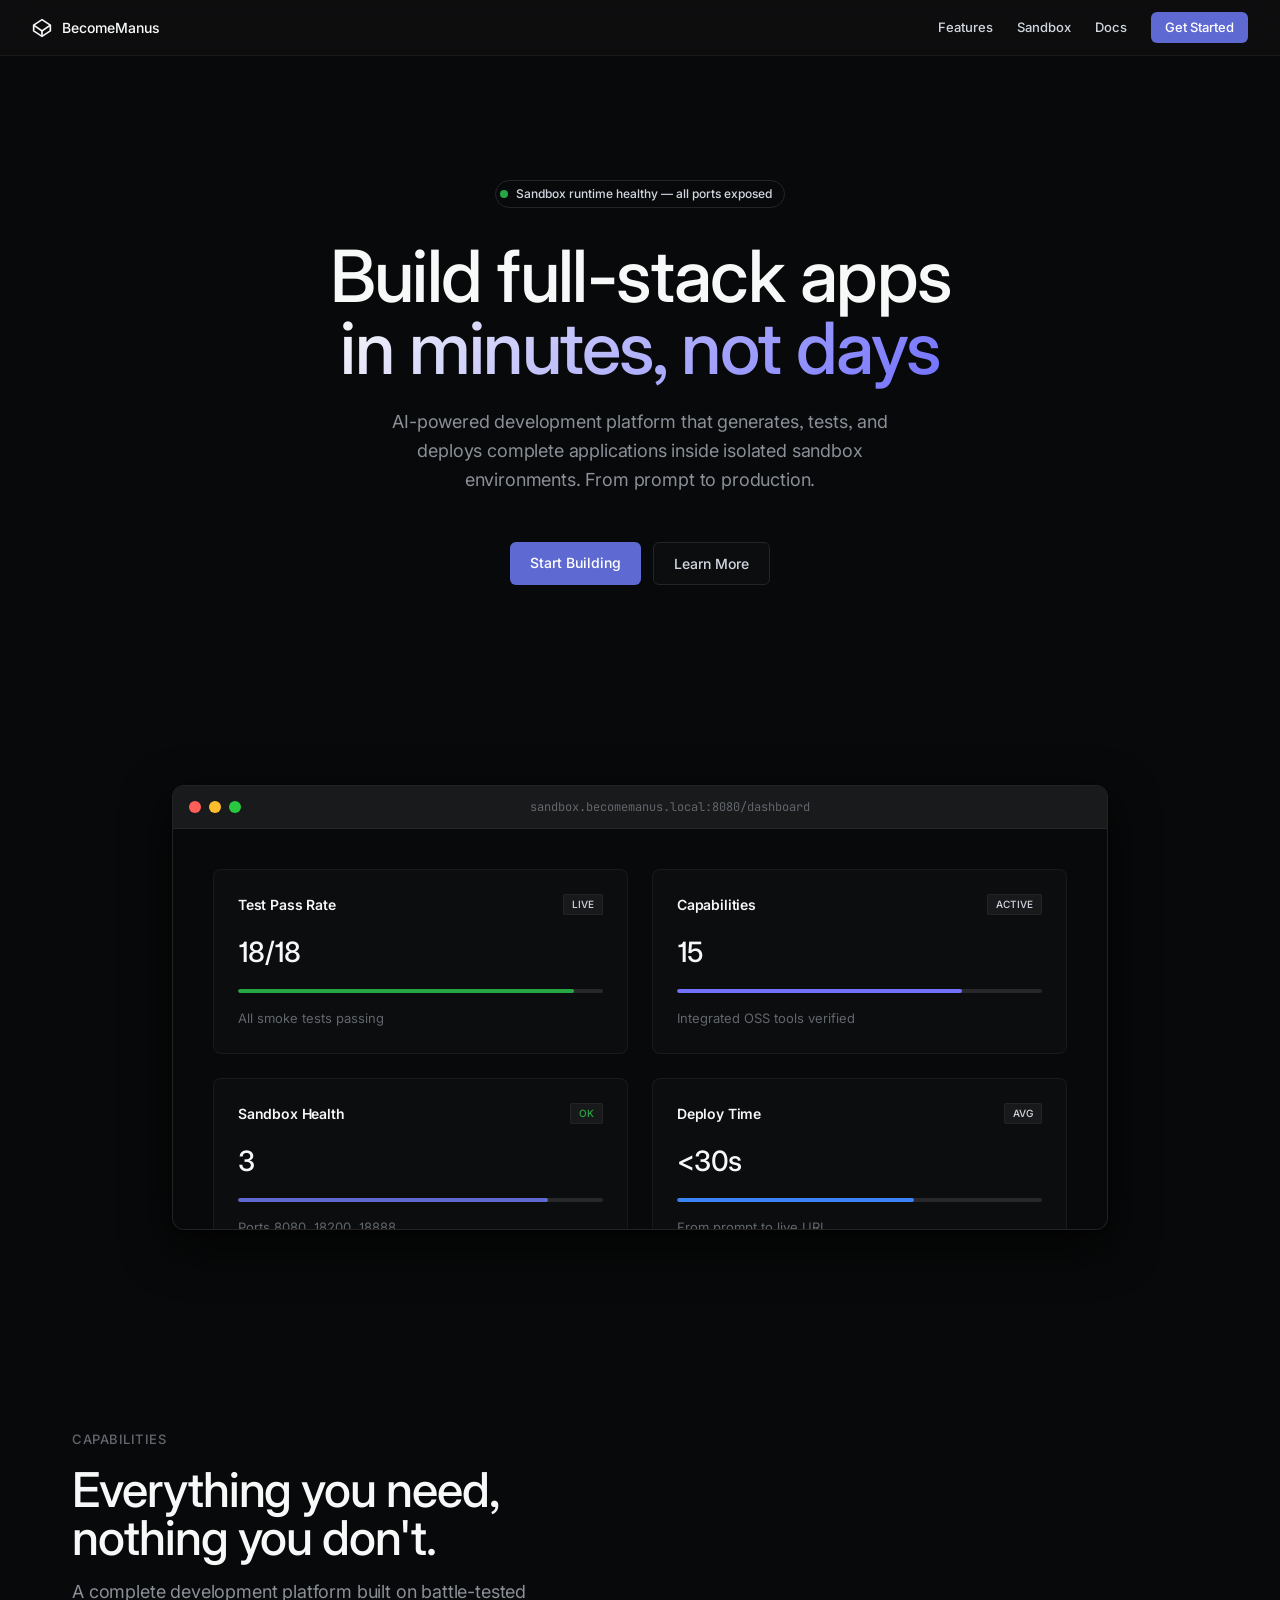
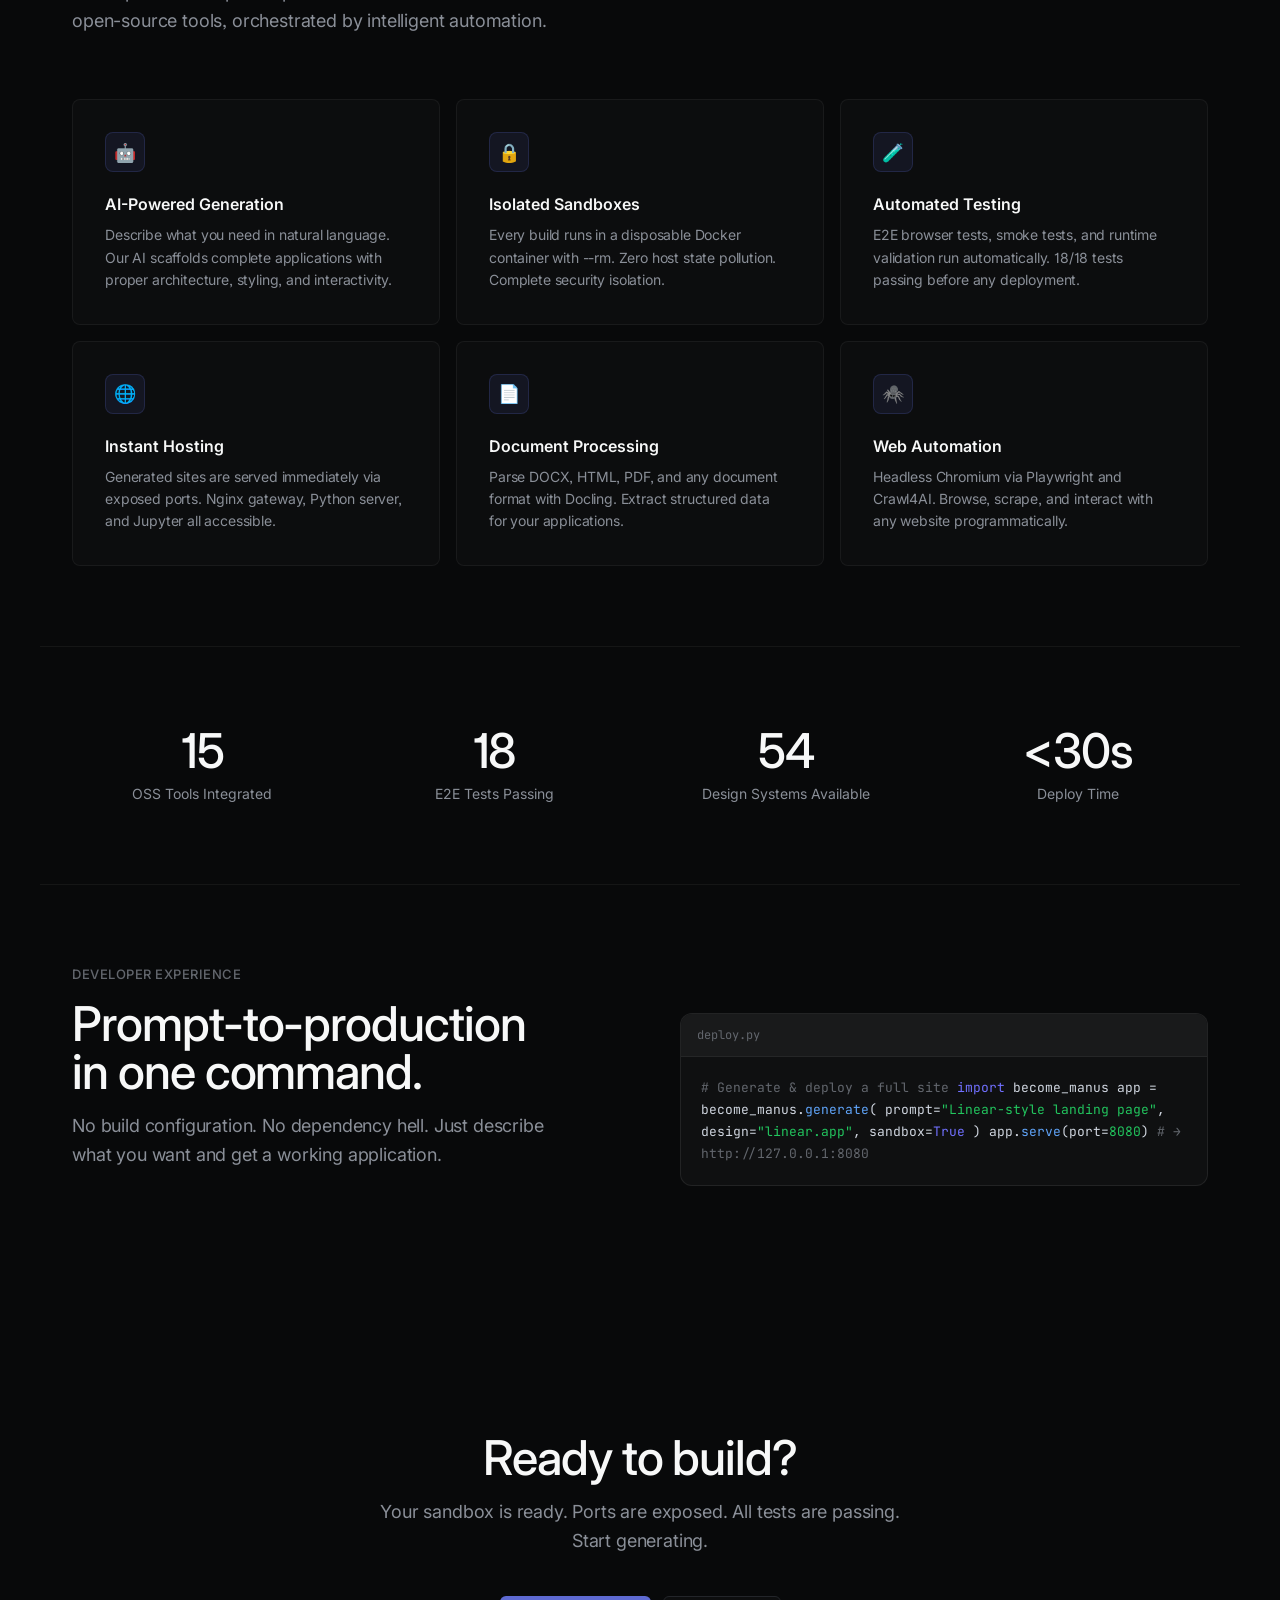
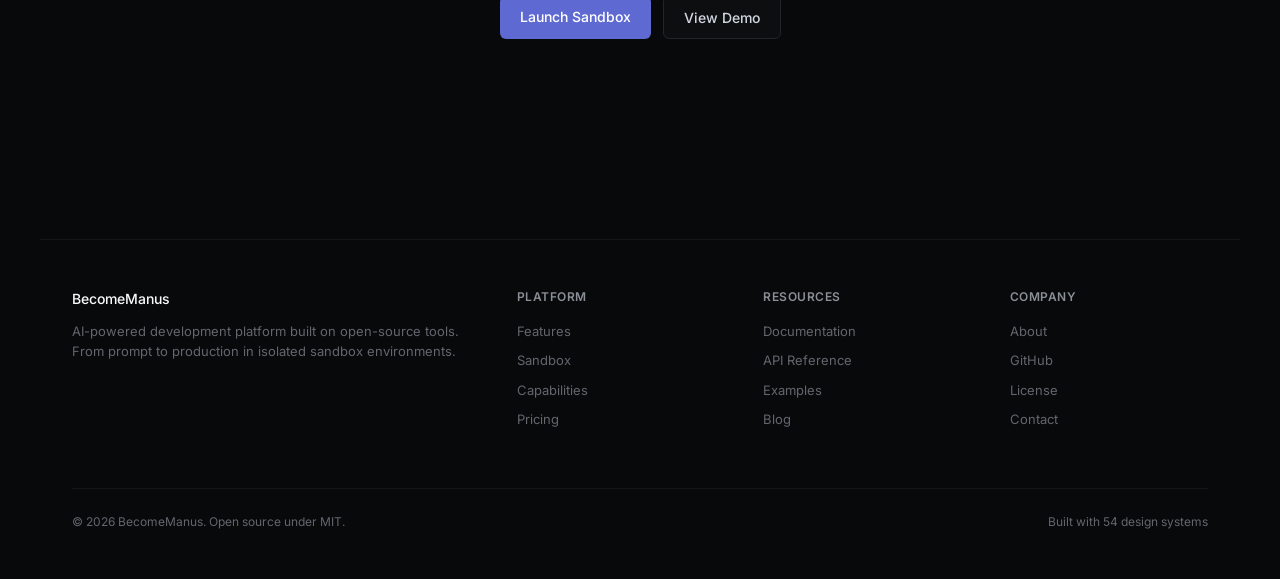
<file: outputs/become-manus/sandbox-site/index.html>
<!DOCTYPE html>
<html lang="en">
<head>
  <meta charset="UTF-8">
  <meta name="viewport" content="width=device-width, initial-scale=1.0">
  <title>BecomeManus — AI-Powered Development Platform</title>
  <link href="https://fonts.googleapis.com/css2?family=Inter:wght@300;400;500;510;590&family=JetBrains+Mono:wght@400;500&display=swap" rel="stylesheet">
  <style>
    :root {
      --bg-marketing: #08090a;
      --bg-panel: #0f1011;
      --bg-surface: #191a1b;
      --bg-elevated: #28282c;
      --text-primary: #f7f8f8;
      --text-secondary: #d0d6e0;
      --text-tertiary: #8a8f98;
      --text-quaternary: #62666d;
      --brand-indigo: #5e6ad2;
      --accent-violet: #7170ff;
      --accent-hover: #828fff;
      --success-green: #27a644;
      --border-subtle: rgba(255,255,255,0.05);
      --border-standard: rgba(255,255,255,0.08);
      --border-primary: #23252a;
      --font-primary: 'Inter', -apple-system, BlinkMacSystemFont, 'Segoe UI', Roboto, sans-serif;
      --font-mono: 'JetBrains Mono', ui-monospace, SFMono-Regular, Menlo, Monaco, Consolas, monospace;
    }

    * { box-sizing: border-box; margin: 0; padding: 0; }

    html { scroll-behavior: smooth; }

    body {
      font-family: var(--font-primary);
      background: var(--bg-marketing);
      color: var(--text-primary);
      line-height: 1.5;
      -webkit-font-smoothing: antialiased;
      -moz-osx-font-smoothing: grayscale;
      font-feature-settings: 'cv01', 'ss03';
      overflow-x: hidden;
    }

    /* Navigation */
    nav {
      position: fixed;
      top: 0;
      left: 0;
      right: 0;
      z-index: 100;
      background: rgba(15,16,17,0.8);
      backdrop-filter: blur(20px);
      -webkit-backdrop-filter: blur(20px);
      border-bottom: 1px solid var(--border-subtle);
      padding: 0 32px;
      height: 56px;
      display: flex;
      align-items: center;
      justify-content: space-between;
    }

    .nav-brand {
      display: flex;
      align-items: center;
      gap: 10px;
      font-size: 14px;
      font-weight: 510;
      color: var(--text-primary);
      text-decoration: none;
    }

    .nav-brand svg { width: 20px; height: 20px; }

    .nav-links {
      display: flex;
      align-items: center;
      gap: 24px;
    }

    .nav-link {
      font-size: 13px;
      font-weight: 510;
      color: var(--text-secondary);
      text-decoration: none;
      transition: color 0.15s;
    }

    .nav-link:hover { color: var(--text-primary); }

    .nav-cta {
      font-size: 13px;
      font-weight: 510;
      padding: 6px 14px;
      border-radius: 6px;
      background: var(--brand-indigo);
      color: #fff;
      text-decoration: none;
      transition: background 0.15s;
    }

    .nav-cta:hover { background: var(--accent-hover); }

    /* Hero */
    .hero {
      padding: 180px 32px 120px;
      text-align: center;
      max-width: 900px;
      margin: 0 auto;
    }

    .hero-badge {
      display: inline-flex;
      align-items: center;
      gap: 8px;
      padding: 4px 12px 4px 4px;
      border-radius: 9999px;
      border: 1px solid var(--border-primary);
      background: transparent;
      font-size: 12px;
      font-weight: 510;
      color: var(--text-secondary);
      margin-bottom: 32px;
    }

    .hero-badge-dot {
      width: 8px;
      height: 8px;
      border-radius: 50%;
      background: var(--success-green);
    }

    .hero h1 {
      font-size: 72px;
      font-weight: 510;
      line-height: 1.00;
      letter-spacing: -1.584px;
      color: var(--text-primary);
      margin-bottom: 24px;
    }

    .hero h1 .gradient {
      background: linear-gradient(135deg, var(--text-primary) 0%, var(--accent-violet) 100%);
      -webkit-background-clip: text;
      -webkit-text-fill-color: transparent;
      background-clip: text;
    }

    .hero p {
      font-size: 18px;
      font-weight: 400;
      line-height: 1.60;
      letter-spacing: -0.165px;
      color: var(--text-tertiary);
      max-width: 560px;
      margin: 0 auto 48px;
    }

    .hero-buttons {
      display: flex;
      gap: 12px;
      justify-content: center;
      margin-bottom: 80px;
    }

    .btn-primary {
      padding: 10px 20px;
      border-radius: 6px;
      background: var(--brand-indigo);
      color: #fff;
      font-size: 14px;
      font-weight: 510;
      text-decoration: none;
      border: none;
      cursor: pointer;
      transition: background 0.15s;
    }

    .btn-primary:hover { background: var(--accent-hover); }

    .btn-ghost {
      padding: 10px 20px;
      border-radius: 6px;
      background: rgba(255,255,255,0.02);
      color: var(--text-secondary);
      font-size: 14px;
      font-weight: 510;
      text-decoration: none;
      border: 1px solid var(--border-primary);
      cursor: pointer;
      transition: all 0.15s;
    }

    .btn-ghost:hover {
      background: rgba(255,255,255,0.04);
      color: var(--text-primary);
    }

    /* Preview Frame */
    .preview-frame {
      max-width: 1000px;
      margin: 0 auto 120px;
      padding: 0 32px;
    }

    .preview-window {
      background: var(--bg-panel);
      border: 1px solid var(--border-standard);
      border-radius: 12px;
      overflow: hidden;
      box-shadow: rgba(0,0,0,0.4) 0px 2px 4px, rgba(0,0,0,0.8) 0px 16px 48px;
    }

    .preview-topbar {
      display: flex;
      align-items: center;
      gap: 8px;
      padding: 12px 16px;
      background: var(--bg-surface);
      border-bottom: 1px solid var(--border-subtle);
    }

    .preview-dot {
      width: 12px;
      height: 12px;
      border-radius: 50%;
      background: var(--bg-elevated);
    }

    .preview-dot.r { background: #ff5f57; }
    .preview-dot.y { background: #ffbd2e; }
    .preview-dot.g { background: #28c840; }

    .preview-url {
      flex: 1;
      text-align: center;
      font-size: 12px;
      font-family: var(--font-mono);
      color: var(--text-quaternary);
    }

    .preview-content {
      padding: 40px;
      min-height: 400px;
      background: var(--bg-marketing);
    }

    .preview-grid {
      display: grid;
      grid-template-columns: 1fr 1fr;
      gap: 24px;
      height: 320px;
    }

    .preview-card {
      background: rgba(255,255,255,0.02);
      border: 1px solid var(--border-subtle);
      border-radius: 8px;
      padding: 24px;
      display: flex;
      flex-direction: column;
      gap: 16px;
      transition: all 0.2s;
    }

    .preview-card:hover {
      background: rgba(255,255,255,0.04);
      border-color: var(--border-standard);
    }

    .preview-card-header {
      display: flex;
      justify-content: space-between;
      align-items: center;
    }

    .preview-card-title {
      font-size: 14px;
      font-weight: 590;
      color: var(--text-primary);
      letter-spacing: -0.182px;
    }

    .preview-card-badge {
      font-size: 10px;
      font-weight: 510;
      padding: 2px 8px;
      border-radius: 2px;
      background: rgba(255,255,255,0.05);
      color: var(--text-secondary);
      border: 1px solid var(--border-subtle);
    }

    .preview-card-bar {
      height: 4px;
      border-radius: 2px;
      background: var(--bg-elevated);
      overflow: hidden;
    }

    .preview-card-bar-fill {
      height: 100%;
      border-radius: 2px;
      transition: width 1s ease;
    }

    .bar-purple { background: var(--accent-violet); width: 78%; }
    .bar-green { background: var(--success-green); width: 92%; }
    .bar-blue { background: #3b82f6; width: 65%; }
    .bar-indigo { background: var(--brand-indigo); width: 85%; }

    .preview-card-metric {
      font-size: 28px;
      font-weight: 510;
      color: var(--text-primary);
      letter-spacing: -0.704px;
    }

    .preview-card-sub {
      font-size: 13px;
      color: var(--text-quaternary);
    }

    /* Features */
    .features {
      max-width: 1200px;
      margin: 0 auto;
      padding: 80px 32px;
    }

    .section-label {
      font-size: 13px;
      font-weight: 510;
      color: var(--text-quaternary);
      text-transform: uppercase;
      letter-spacing: 0.5px;
      margin-bottom: 16px;
    }

    .section-title {
      font-size: 48px;
      font-weight: 510;
      line-height: 1.00;
      letter-spacing: -1.056px;
      color: var(--text-primary);
      margin-bottom: 16px;
    }

    .section-desc {
      font-size: 18px;
      font-weight: 400;
      line-height: 1.60;
      letter-spacing: -0.165px;
      color: var(--text-tertiary);
      max-width: 480px;
      margin-bottom: 64px;
    }

    .features-grid {
      display: grid;
      grid-template-columns: repeat(3, 1fr);
      gap: 16px;
    }

    .feature-card {
      background: rgba(255,255,255,0.02);
      border: 1px solid var(--border-subtle);
      border-radius: 8px;
      padding: 32px;
      transition: all 0.2s;
      cursor: default;
    }

    .feature-card:hover {
      background: rgba(255,255,255,0.04);
      border-color: var(--border-standard);
      transform: translateY(-2px);
    }

    .feature-icon {
      width: 40px;
      height: 40px;
      border-radius: 8px;
      background: rgba(94,106,210,0.1);
      border: 1px solid rgba(94,106,210,0.2);
      display: flex;
      align-items: center;
      justify-content: center;
      margin-bottom: 20px;
      font-size: 18px;
    }

    .feature-title {
      font-size: 16px;
      font-weight: 590;
      color: var(--text-primary);
      margin-bottom: 8px;
    }

    .feature-desc {
      font-size: 14px;
      font-weight: 400;
      line-height: 1.60;
      letter-spacing: -0.165px;
      color: var(--text-tertiary);
    }

    /* Stats */
    .stats {
      max-width: 1200px;
      margin: 0 auto;
      padding: 80px 32px;
      border-top: 1px solid var(--border-subtle);
      border-bottom: 1px solid var(--border-subtle);
    }

    .stats-grid {
      display: grid;
      grid-template-columns: repeat(4, 1fr);
      gap: 32px;
      text-align: center;
    }

    .stat-value {
      font-size: 48px;
      font-weight: 510;
      line-height: 1.00;
      letter-spacing: -1.056px;
      color: var(--text-primary);
      margin-bottom: 8px;
    }

    .stat-label {
      font-size: 14px;
      font-weight: 400;
      color: var(--text-tertiary);
    }

    /* Code Section */
    .code-section {
      max-width: 1200px;
      margin: 0 auto;
      padding: 80px 32px;
      display: grid;
      grid-template-columns: 1fr 1fr;
      gap: 80px;
      align-items: center;
    }

    .code-block {
      background: var(--bg-panel);
      border: 1px solid var(--border-standard);
      border-radius: 12px;
      overflow: hidden;
    }

    .code-header {
      display: flex;
      align-items: center;
      justify-content: space-between;
      padding: 12px 16px;
      background: var(--bg-surface);
      border-bottom: 1px solid var(--border-subtle);
    }

    .code-filename {
      font-size: 12px;
      font-family: var(--font-mono);
      color: var(--text-quaternary);
    }

    .code-body {
      padding: 20px;
      font-size: 13px;
      font-family: var(--font-mono);
      line-height: 1.7;
      color: var(--text-secondary);
      overflow-x: auto;
    }

    .code-keyword { color: var(--accent-violet); }
    .code-string { color: #22c55e; }
    .code-comment { color: var(--text-quaternary); }
    .code-function { color: #60a5fa; }

    /* CTA */
    .cta {
      text-align: center;
      padding: 120px 32px;
      max-width: 600px;
      margin: 0 auto;
    }

    .cta h2 {
      font-size: 48px;
      font-weight: 510;
      line-height: 1.00;
      letter-spacing: -1.056px;
      color: var(--text-primary);
      margin-bottom: 16px;
    }

    .cta p {
      font-size: 18px;
      font-weight: 400;
      line-height: 1.60;
      letter-spacing: -0.165px;
      color: var(--text-tertiary);
      margin-bottom: 40px;
    }

    /* Footer */
    footer {
      border-top: 1px solid var(--border-subtle);
      padding: 48px 32px;
      max-width: 1200px;
      margin: 0 auto;
    }

    .footer-grid {
      display: grid;
      grid-template-columns: 2fr 1fr 1fr 1fr;
      gap: 48px;
      margin-bottom: 48px;
    }

    .footer-brand {
      font-size: 14px;
      font-weight: 510;
      color: var(--text-primary);
      margin-bottom: 12px;
    }

    .footer-desc {
      font-size: 13px;
      color: var(--text-quaternary);
      line-height: 1.6;
    }

    .footer-col-title {
      font-size: 12px;
      font-weight: 590;
      color: var(--text-tertiary);
      text-transform: uppercase;
      letter-spacing: 0.5px;
      margin-bottom: 16px;
    }

    .footer-link {
      display: block;
      font-size: 13px;
      color: var(--text-quaternary);
      text-decoration: none;
      margin-bottom: 10px;
      transition: color 0.15s;
    }

    .footer-link:hover { color: var(--text-secondary); }

    .footer-bottom {
      display: flex;
      justify-content: space-between;
      align-items: center;
      padding-top: 24px;
      border-top: 1px solid var(--border-subtle);
      font-size: 12px;
      color: var(--text-quaternary);
    }

    /* Animations */
    @keyframes fadeInUp {
      from { opacity: 0; transform: translateY(20px); }
      to { opacity: 1; transform: translateY(0); }
    }

    .animate-in {
      animation: fadeInUp 0.6s ease forwards;
      opacity: 0;
    }

    .delay-1 { animation-delay: 0.1s; }
    .delay-2 { animation-delay: 0.2s; }
    .delay-3 { animation-delay: 0.3s; }
    .delay-4 { animation-delay: 0.4s; }
    .delay-5 { animation-delay: 0.5s; }

    @keyframes pulse {
      0%, 100% { opacity: 1; }
      50% { opacity: 0.5; }
    }

    .pulse { animation: pulse 2s ease infinite; }

    /* Responsive */
    @media (max-width: 768px) {
      .hero h1 { font-size: 48px; letter-spacing: -1.056px; }
      .hero { padding: 140px 24px 80px; }
      .features-grid { grid-template-columns: 1fr; }
      .stats-grid { grid-template-columns: repeat(2, 1fr); }
      .code-section { grid-template-columns: 1fr; gap: 40px; }
      .footer-grid { grid-template-columns: 1fr 1fr; }
      .preview-grid { grid-template-columns: 1fr; }
      .section-title { font-size: 36px; letter-spacing: -0.704px; }
      .nav-links { display: none; }
    }

    @media (prefers-reduced-motion: reduce) {
      * { animation: none !important; transition: none !important; }
    }
  </style>
</head>
<body>
  <!-- Navigation -->
  <nav>
    <a href="#" class="nav-brand">
      <svg viewBox="0 0 24 24" fill="none" stroke="currentColor" stroke-width="2">
        <polygon points="12 2 22 8.5 22 15.5 12 22 2 15.5 2 8.5 12 2"/>
        <line x1="12" y1="22" x2="12" y2="15.5"/>
        <polyline points="22 8.5 12 15.5 2 8.5"/>
      </svg>
      BecomeManus
    </a>
    <div class="nav-links">
      <a href="#features" class="nav-link">Features</a>
      <a href="#sandbox" class="nav-link">Sandbox</a>
      <a href="#docs" class="nav-link">Docs</a>
      <a href="#" class="nav-cta">Get Started</a>
    </div>
  </nav>

  <!-- Hero -->
  <section class="hero">
    <div class="hero-badge animate-in">
      <span class="hero-badge-dot"></span>
      Sandbox runtime healthy — all ports exposed
    </div>
    <h1 class="animate-in delay-1">
      Build full-stack apps<br><span class="gradient">in minutes, not days</span>
    </h1>
    <p class="animate-in delay-2">
      AI-powered development platform that generates, tests, and deploys complete applications 
      inside isolated sandbox environments. From prompt to production.
    </p>
    <div class="hero-buttons animate-in delay-3">
      <a href="#" class="btn-primary">Start Building</a>
      <a href="#features" class="btn-ghost">Learn More</a>
    </div>
  </section>

  <!-- Preview -->
  <div class="preview-frame animate-in delay-4">
    <div class="preview-window">
      <div class="preview-topbar">
        <span class="preview-dot r"></span>
        <span class="preview-dot y"></span>
        <span class="preview-dot g"></span>
        <span class="preview-url">sandbox.becomemanus.local:8080/dashboard</span>
      </div>
      <div class="preview-content">
        <div class="preview-grid">
          <div class="preview-card">
            <div class="preview-card-header">
              <span class="preview-card-title">Test Pass Rate</span>
              <span class="preview-card-badge">LIVE</span>
            </div>
            <div class="preview-card-metric">18/18</div>
            <div class="preview-card-bar"><div class="preview-card-bar-fill bar-green"></div></div>
            <div class="preview-card-sub">All smoke tests passing</div>
          </div>
          <div class="preview-card">
            <div class="preview-card-header">
              <span class="preview-card-title">Capabilities</span>
              <span class="preview-card-badge">ACTIVE</span>
            </div>
            <div class="preview-card-metric">15</div>
            <div class="preview-card-bar"><div class="preview-card-bar-fill bar-purple"></div></div>
            <div class="preview-card-sub">Integrated OSS tools verified</div>
          </div>
          <div class="preview-card">
            <div class="preview-card-header">
              <span class="preview-card-title">Sandbox Health</span>
              <span class="preview-card-badge pulse" style="color: var(--success-green);">OK</span>
            </div>
            <div class="preview-card-metric">3</div>
            <div class="preview-card-bar"><div class="preview-card-bar-fill bar-indigo"></div></div>
            <div class="preview-card-sub">Ports 8080, 18200, 18888</div>
          </div>
          <div class="preview-card">
            <div class="preview-card-header">
              <span class="preview-card-title">Deploy Time</span>
              <span class="preview-card-badge">AVG</span>
            </div>
            <div class="preview-card-metric">&lt;30s</div>
            <div class="preview-card-bar"><div class="preview-card-bar-fill bar-blue"></div></div>
            <div class="preview-card-sub">From prompt to live URL</div>
          </div>
        </div>
      </div>
    </div>
  </div>

  <!-- Features -->
  <section class="features" id="features">
    <div class="section-label">Capabilities</div>
    <div class="section-title">Everything you need,<br>nothing you don't.</div>
    <div class="section-desc">
      A complete development platform built on battle-tested open-source tools, 
      orchestrated by intelligent automation.
    </div>
    <div class="features-grid">
      <div class="feature-card">
        <div class="feature-icon">🤖</div>
        <div class="feature-title">AI-Powered Generation</div>
        <div class="feature-desc">Describe what you need in natural language. Our AI scaffolds complete applications with proper architecture, styling, and interactivity.</div>
      </div>
      <div class="feature-card">
        <div class="feature-icon">🔒</div>
        <div class="feature-title">Isolated Sandboxes</div>
        <div class="feature-desc">Every build runs in a disposable Docker container with --rm. Zero host state pollution. Complete security isolation.</div>
      </div>
      <div class="feature-card">
        <div class="feature-icon">🧪</div>
        <div class="feature-title">Automated Testing</div>
        <div class="feature-desc">E2E browser tests, smoke tests, and runtime validation run automatically. 18/18 tests passing before any deployment.</div>
      </div>
      <div class="feature-card">
        <div class="feature-icon">🌐</div>
        <div class="feature-title">Instant Hosting</div>
        <div class="feature-desc">Generated sites are served immediately via exposed ports. Nginx gateway, Python server, and Jupyter all accessible.</div>
      </div>
      <div class="feature-card">
        <div class="feature-icon">📄</div>
        <div class="feature-title">Document Processing</div>
        <div class="feature-desc">Parse DOCX, HTML, PDF, and any document format with Docling. Extract structured data for your applications.</div>
      </div>
      <div class="feature-card">
        <div class="feature-icon">🕷️</div>
        <div class="feature-title">Web Automation</div>
        <div class="feature-desc">Headless Chromium via Playwright and Crawl4AI. Browse, scrape, and interact with any website programmatically.</div>
      </div>
    </div>
  </section>

  <!-- Stats -->
  <section class="stats">
    <div class="stats-grid">
      <div>
        <div class="stat-value">15</div>
        <div class="stat-label">OSS Tools Integrated</div>
      </div>
      <div>
        <div class="stat-value">18</div>
        <div class="stat-label">E2E Tests Passing</div>
      </div>
      <div>
        <div class="stat-value">54</div>
        <div class="stat-label">Design Systems Available</div>
      </div>
      <div>
        <div class="stat-value">&lt;30s</div>
        <div class="stat-label">Deploy Time</div>
      </div>
    </div>
  </section>

  <!-- Code Section -->
  <section class="code-section" id="sandbox">
    <div>
      <div class="section-label">Developer Experience</div>
      <div class="section-title">Prompt-to-production<br>in one command.</div>
      <div class="section-desc">
        No build configuration. No dependency hell. Just describe what you want 
        and get a working application.
      </div>
    </div>
    <div class="code-block">
      <div class="code-header">
        <span class="code-filename">deploy.py</span>
      </div>
      <div class="code-body">
<span class="code-comment"># Generate & deploy a full site</span>
<span class="code-keyword">import</span> become_manus

app = become_manus.<span class="code-function">generate</span>(
    prompt=<span class="code-string">"Linear-style landing page"</span>,
    design=<span class="code-string">"linear.app"</span>,
    sandbox=<span class="code-keyword">True</span>
)

app.<span class="code-function">serve</span>(port=<span class="code-string">8080</span>)
<span class="code-comment"># → http://127.0.0.1:8080</span>
      </div>
    </div>
  </section>

  <!-- CTA -->
  <section class="cta">
    <h2>Ready to build?</h2>
    <p>
      Your sandbox is ready. Ports are exposed. 
      All tests are passing. Start generating.
    </p>
    <div class="hero-buttons">
      <a href="#" class="btn-primary">Launch Sandbox</a>
      <a href="#" class="btn-ghost">View Demo</a>
    </div>
  </section>

  <!-- Footer -->
  <footer>
    <div class="footer-grid">
      <div>
        <div class="footer-brand">BecomeManus</div>
        <div class="footer-desc">
          AI-powered development platform built on open-source tools. 
          From prompt to production in isolated sandbox environments.
        </div>
      </div>
      <div>
        <div class="footer-col-title">Platform</div>
        <a href="#" class="footer-link">Features</a>
        <a href="#" class="footer-link">Sandbox</a>
        <a href="#" class="footer-link">Capabilities</a>
        <a href="#" class="footer-link">Pricing</a>
      </div>
      <div>
        <div class="footer-col-title">Resources</div>
        <a href="#" class="footer-link">Documentation</a>
        <a href="#" class="footer-link">API Reference</a>
        <a href="#" class="footer-link">Examples</a>
        <a href="#" class="footer-link">Blog</a>
      </div>
      <div>
        <div class="footer-col-title">Company</div>
        <a href="#" class="footer-link">About</a>
        <a href="#" class="footer-link">GitHub</a>
        <a href="#" class="footer-link">License</a>
        <a href="#" class="footer-link">Contact</a>
      </div>
    </div>
    <div class="footer-bottom">
      <span>© 2026 BecomeManus. Open source under MIT.</span>
      <span>Built with 54 design systems</span>
    </div>
  </footer>

  <script>
    // Intersection Observer for scroll animations
    const observer = new IntersectionObserver((entries) => {
      entries.forEach(entry => {
        if (entry.isIntersecting) {
          entry.target.style.opacity = '1';
          entry.target.style.transform = 'translateY(0)';
        }
      });
    }, { threshold: 0.1 });

    document.querySelectorAll('.feature-card, .stat-value, .preview-card').forEach(el => {
      el.style.opacity = '0';
      el.style.transform = 'translateY(20px)';
      el.style.transition = 'all 0.6s ease';
      observer.observe(el);
    });

    // Smooth scroll for anchor links
    document.querySelectorAll('a[href^="#"]').forEach(anchor => {
      anchor.addEventListener('click', function(e) {
        e.preventDefault();
        const target = document.querySelector(this.getAttribute('href'));
        if (target) {
          target.scrollIntoView({ behavior: 'smooth', block: 'start' });
        }
      });
    });
  </script>
</body>
</html>
</file>
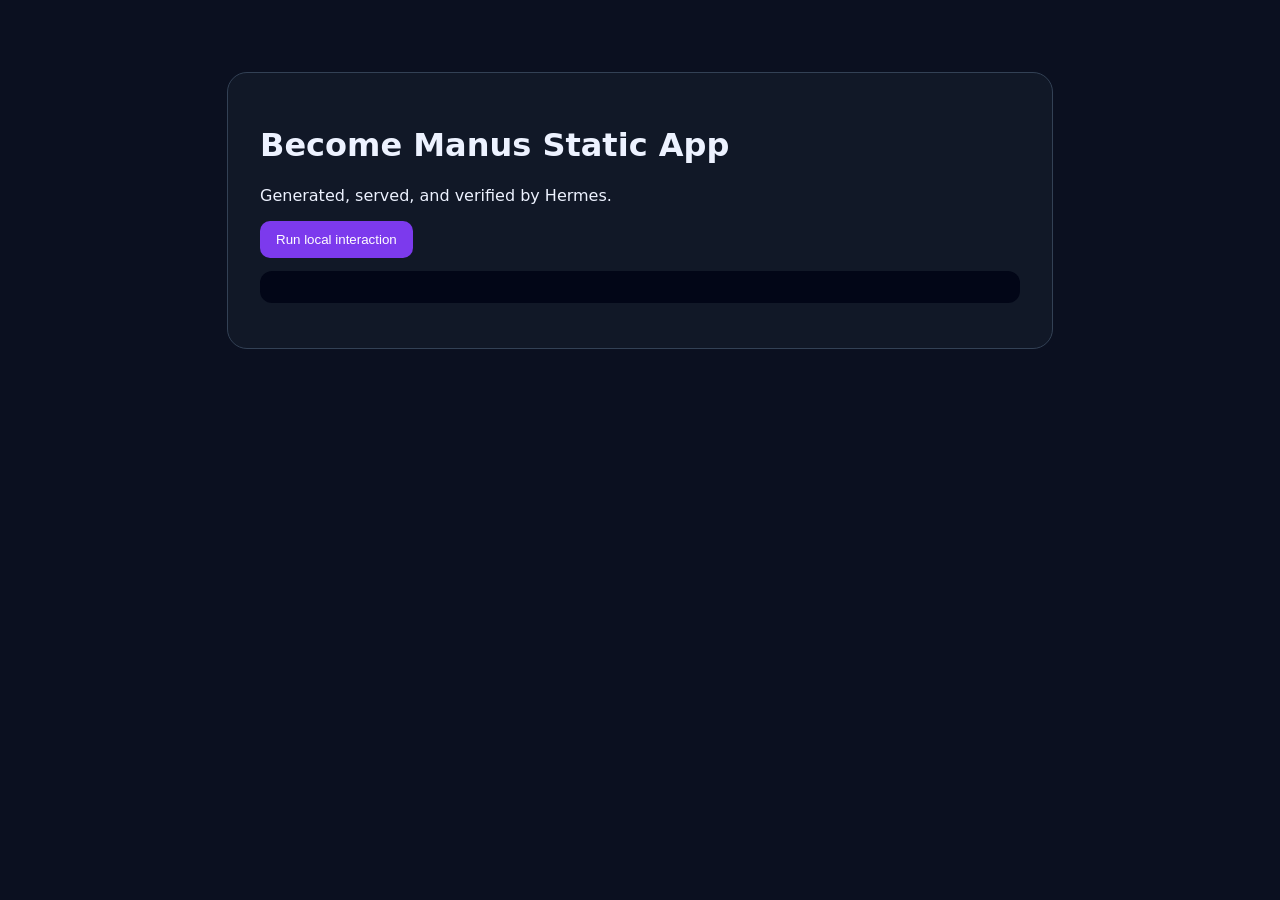
<file: outputs/become-manus/webapp-smoke/app/index.html>
<!doctype html>
<html lang="en">
<head>
  <meta charset="utf-8" />
  <meta name="viewport" content="width=device-width, initial-scale=1" />
  <title>Become Manus Static App</title>
  <link rel="stylesheet" href="styles.css" />
</head>
<body>
  <main>
    <h1>Become Manus Static App</h1>
    <p id="status">Generated, served, and verified by Hermes.</p>
    <button id="action">Run local interaction</button>
    <pre id="output" aria-live="polite"></pre>
  </main>
  <script src="app.js"></script>
</body>
</html>
</file>
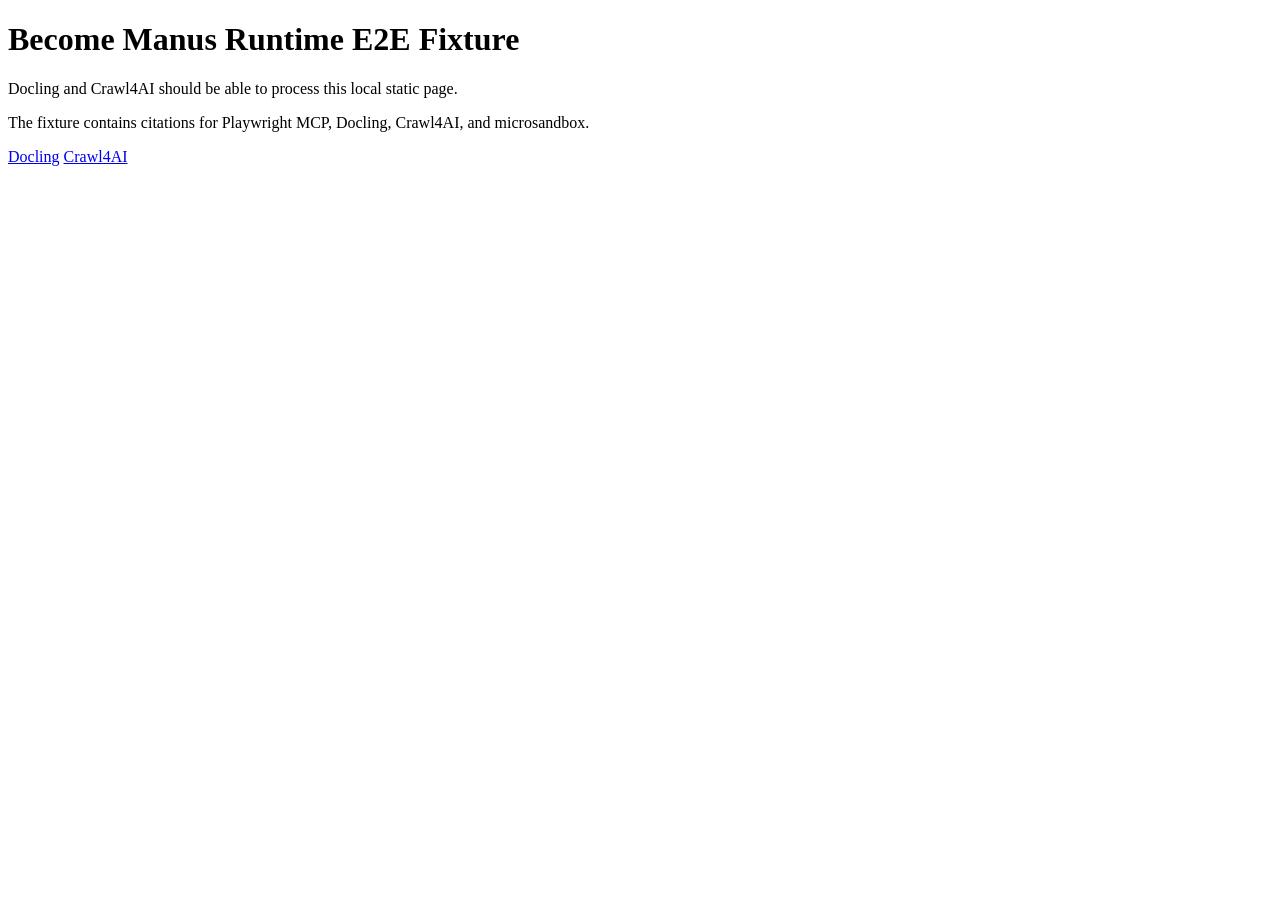
<file: outputs/become-manus/runtime-e2e/fixtures/crawl4ai/index.html>
<!doctype html>
<html><head><meta charset="utf-8"><title>Become Manus Runtime E2E Fixture</title></head>
<body>
<h1>Become Manus Runtime E2E Fixture</h1>
<p>Docling and Crawl4AI should be able to process this local static page.</p>
<p>The fixture contains citations for Playwright MCP, Docling, Crawl4AI, and microsandbox.</p>
<a href="https://github.com/docling-project/docling">Docling</a>
<a href="https://github.com/unclecode/crawl4ai">Crawl4AI</a>
</body></html>
</file>
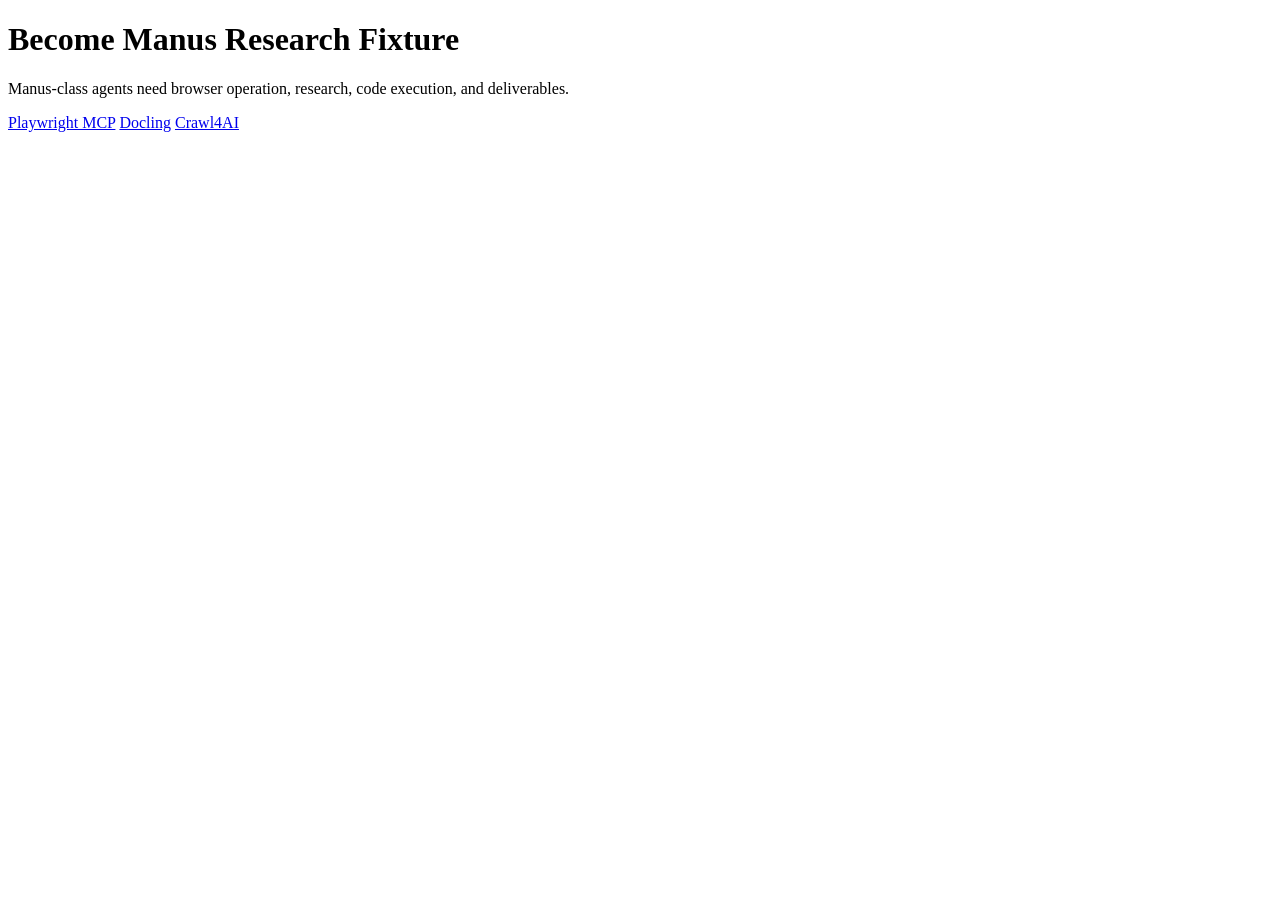
<file: outputs/become-manus/research-pipeline/fixtures/manus-capabilities.html>
<!doctype html>
<html><head><title>Become Manus Fixture</title></head>
<body>
<h1>Become Manus Research Fixture</h1>
<p>Manus-class agents need browser operation, research, code execution, and deliverables.</p>
<a href="https://github.com/microsoft/playwright-mcp">Playwright MCP</a>
<a href="https://github.com/docling-project/docling">Docling</a>
<a href="https://github.com/unclecode/crawl4ai">Crawl4AI</a>
</body></html>
</file>
<file: outputs/become-manus/webapp-smoke/app/styles.css>
body{font-family:Inter,system-ui,sans-serif;margin:0;background:#0b1020;color:#edf2ff}main{max-width:760px;margin:8vh auto;padding:2rem;border:1px solid #334155;border-radius:20px;background:#111827}button{padding:.7rem 1rem;border-radius:10px;border:0;background:#7c3aed;color:white}pre{background:#020617;padding:1rem;border-radius:12px;overflow:auto}
</file>
